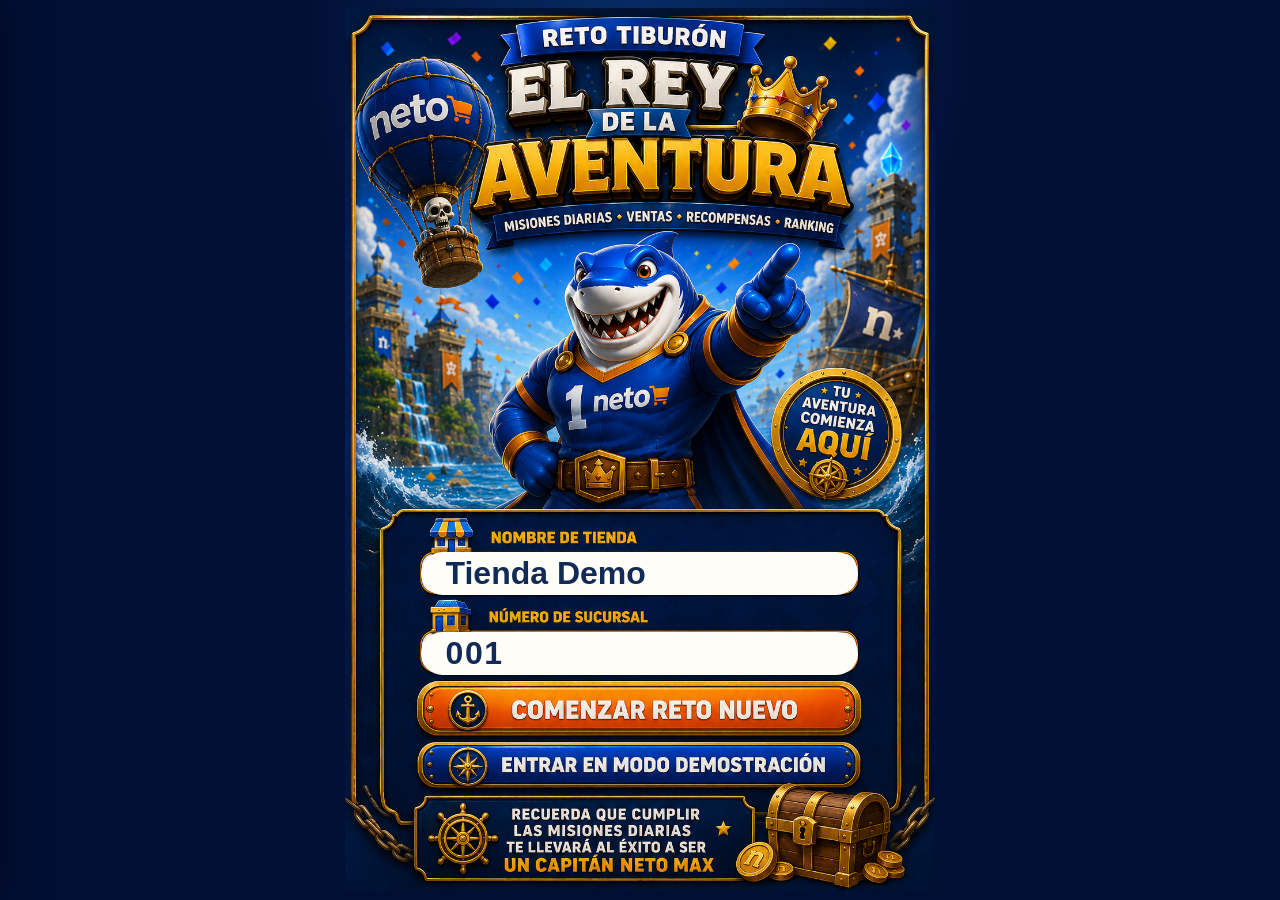
<file: index.html>
<!doctype html>
<html lang="es">
<head>
  <meta charset="utf-8">
  <meta name="viewport" content="width=device-width,initial-scale=1">
  <meta http-equiv="Cache-Control" content="no-store, no-cache, must-revalidate, max-age=0">
  <meta http-equiv="Pragma" content="no-cache">
  <meta http-equiv="Expires" content="0">
  <title>Reto Tiburón V7.0</title>
  <script>
    location.replace('./demo-completa.html?v=70&fresh=' + Date.now());
  </script>
</head>
<body style="margin:0;background:#02133d;color:white;font-family:Arial;display:grid;place-items:center;min-height:100vh">
  <p>Abriendo la demo completa V7.0…</p>
</body>
</html>
</file>
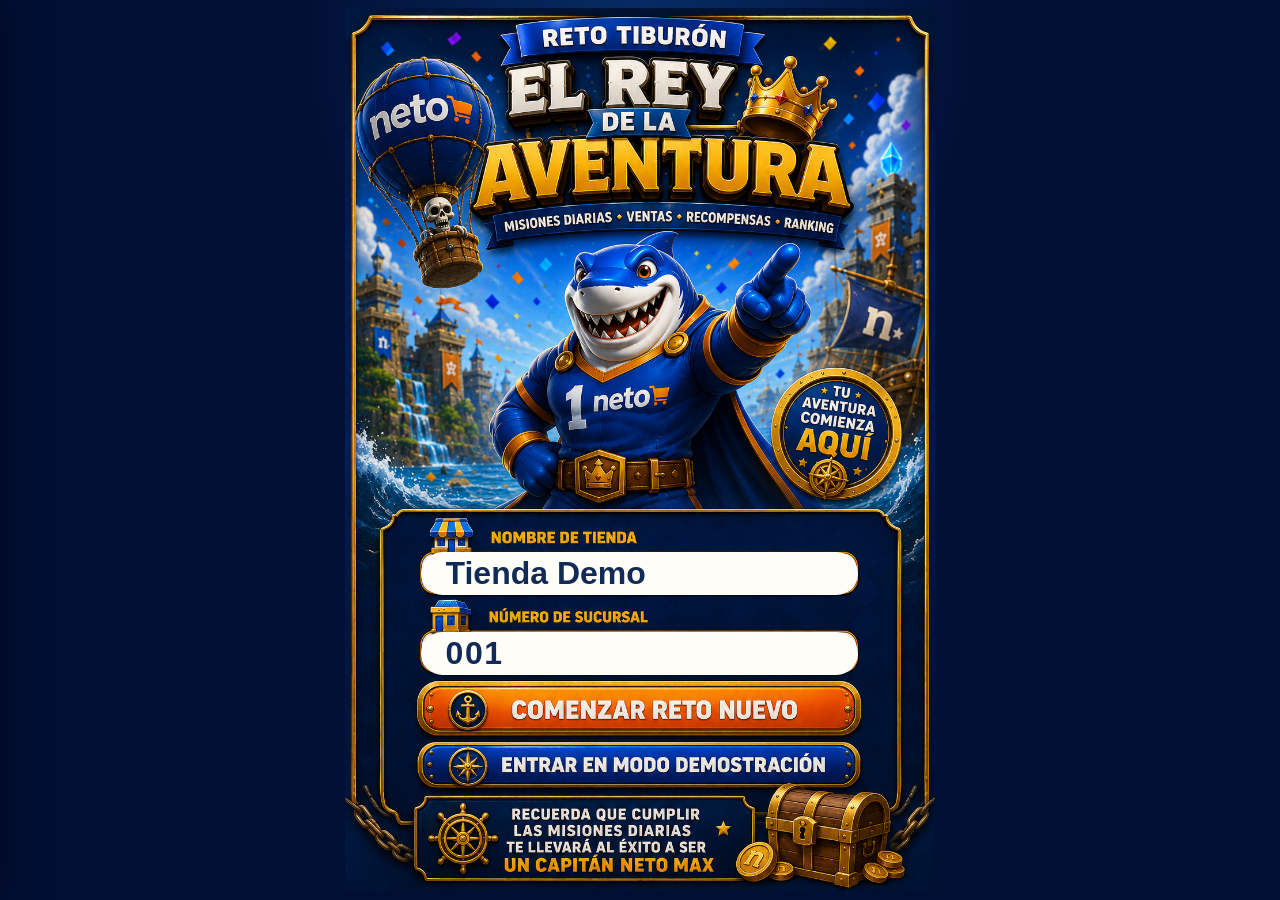
<file: demo-completa.html>
<!doctype html>
<html lang="es">
<head>
  <meta charset="utf-8">
  <meta name="viewport" content="width=device-width,initial-scale=1,viewport-fit=cover">
  <meta http-equiv="Cache-Control" content="no-store, no-cache, must-revalidate, max-age=0">
  <meta http-equiv="Pragma" content="no-cache">
  <meta http-equiv="Expires" content="0">
  <meta name="theme-color" content="#03194f">
  <title>Reto Tiburón V7.0 Demo Completa</title>
  <link rel="manifest" href="manifest.webmanifest">
  <link rel="stylesheet" href="styles.css?v=70">
  <link rel="stylesheet" href="match3.css?v=70">
</head>
<body>
  <!-- 1. REGISTRO DE SUCURSAL OFICIAL -->
  <section id="storeScreen" class="screen visual-screen" aria-label="Registro de sucursal">
    <div class="artboard artboard-register">
      <img src="assets/registro-oficial.png" alt="Reto Tiburón: El Rey de la Aventura">
      <input id="storeName" class="overlay-input store-name" maxlength="40"
             value="Tienda Demo" autocomplete="organization" aria-label="Nombre de tienda">
      <input id="storeCode" class="overlay-input store-code" maxlength="10"
             value="001" inputmode="numeric" aria-label="Número de sucursal">
      <button id="startButton" class="hotspot start-hotspot" type="button" aria-label="Comenzar reto nuevo"></button>
      <button id="demoButton" class="hotspot demo-hotspot" type="button" aria-label="Entrar en modo demostración"></button>
    </div>
  </section>

  <!-- 2. ELECCIÓN DE NOMBRE OFICIAL -->
  <section id="nameScreen" class="screen visual-screen" hidden aria-label="Elegir nombre del jugador">
    <div class="artboard artboard-name">
      <img src="assets/nombre-oficial-limpio.png" alt="Elige tu nombre para la aventura">
      <input id="playerName" class="overlay-input player-name" minlength="3" maxlength="16"
             autocomplete="nickname" placeholder="Escribe tu nombre aquí…" aria-label="Nombre de jugador">
      <span id="counter" class="name-counter">0/16</span>
      <span id="playerPreviewInitial" hidden>?</span>
      <p id="playerNameError" class="player-name-error" aria-live="polite"></p>

      <button class="hotspot suggestion suggestion-1" data-player-name="Tiburón Max" aria-label="Tiburón Max"></button>
      <button class="hotspot suggestion suggestion-2" data-player-name="Capitán Azul" aria-label="Capitán Azul"></button>
      <button class="hotspot suggestion suggestion-3" data-player-name="Rey del Mar" aria-label="Rey del Mar"></button>
      <button class="hotspot suggestion suggestion-4" data-player-name="Mordida Veloz" aria-label="Mordida Veloz"></button>

      <div class="preview-patch">
        <strong id="previewName">Tu nombre aparecerá aquí</strong>
        <span>Aprendiz Tiburón</span>
        <small>Misión 1</small>
      </div>

      <button id="adventureButton" class="hotspot adventure-hotspot" type="button" aria-label="Comenzar aventura"></button>
      <button id="backStoreButton" class="back-hotspot" type="button" aria-label="Volver a sucursal"></button>
    </div>
  </section>

  <!-- 3. PANTALLA PRINCIPAL OFICIAL -->
  <main id="mainScreen" hidden>
    <div class="viewport">
      <section class="game-stage" aria-label="Panel principal de Reto Tiburón">
        <canvas id="mainCanvas" width="900" height="1600"></canvas>
        <div class="live-version-badge">V7.0 DEMO COMPLETA</div>
        <button id="menuButton" class="hit menu-hit" type="button" aria-label="Abrir menú"></button>
        <button id="notificationButton" class="hit notice-hit" type="button" aria-label="Ver avisos"></button>
        <button id="rankingToggle" class="hit ranking-hit" type="button" aria-label="Ver ranking completo"></button>
        <button id="validateButton" class="hit validate-hit" type="button" aria-label="Validar misión"></button>
        <button class="hit chip-hit chip-1" data-category="Recargas" type="button" aria-label="Recargas"></button>
        <button class="hit chip-hit chip-2" data-category="Producto adoptado" type="button" aria-label="Producto adoptado"></button>
        <button class="hit chip-hit chip-3" data-category="Cerveza" type="button" aria-label="Cerveza"></button>
        <button class="hit chip-hit chip-4" data-category="Cañonetos" type="button" aria-label="Cañonetos"></button>
      </section>
    </div>
    <button id="audioUnlockBanner" class="audio-banner" type="button">🔊 Toca para activar música y sonidos</button>
  </main>

  <!-- MENÚ -->
  <aside id="drawer" class="drawer" aria-hidden="true">
    <button id="closeDrawer" class="drawer-close" type="button">×</button>
    <h2>Reto Tiburón</h2>
    <div class="build-badge">V7.0 · DEMO COMPLETA</div>
    <p id="drawerPlayer">Jugador</p>
    <small id="drawerRank">Aprendiz Tiburón</small>
    <p id="drawerStore" class="drawer-store">Tienda</p>
    <small id="drawerCode">Sucursal 001</small>
    <button id="changePlayerNameButton" type="button">✏️ Cambiar nombre del jugador</button>
    <button id="calendarButton" type="button">📅 Misiones del mes</button>
    <button id="bonusGameDrawerButton" type="button">🎮 Reto de bonificación</button>
    <button id="directMatch3Button" type="button">🧩 Jugar Match‑3 ahora</button>
    <button id="directMusicButton" type="button">▶ Probar Funk de ventas</button>
    <button id="featureCenterButton" type="button">🧪 Centro de pruebas</button>
    <button id="musicToggle" type="button">🎵 Música <b>Activada</b></button>
    <button id="effectsToggle" type="button">🔔 Efectos <b>Activados</b></button>
    <button id="resetButton" type="button">↺ Reiniciar progreso</button>
    <button id="logoutButton" type="button">Salir de la sucursal</button>
  </aside>
  <div id="drawerShade" class="drawer-shade"></div>

  <div id="notificationPanel" class="notification-panel" hidden>
    <strong>Avisos</strong>
    <span>• La evidencia fotográfica es obligatoria.</span>
    <span>• Cumple la mini misión para desbloquear Match‑3.</span>
    <span>• La música seleccionada es Funk de ventas.</span>
  </div>

  <!-- CENTRO DE PRUEBAS V6.1 -->
  <dialog id="featureDialog" class="clean-dialog feature-dialog">
    <section>
      <button id="closeFeatureDialog" type="button" class="close">×</button>
      <p class="eyebrow">VERSIÓN 7.0 DEMO COMPLETA</p>
      <h2>Centro de pruebas</h2>
      <p>Comprueba inmediatamente que la música, los efectos y el Match‑3 están incluidos. Estas pruebas no alteran tus misiones ni tus netocoins.</p>

      <div class="feature-checks">
        <div><span>🎵</span><strong>Música Funk de ventas</strong><small>Archivo integrado en assets/audio</small></div>
        <div><span>🔔</span><strong>Efectos del juego</strong><small>Botones, monedas, éxito y ascenso</small></div>
        <div><span>🎮</span><strong>Match‑3 9 × 9</strong><small>Objetivos, movimientos y potenciadores</small></div>
      </div>

      <button id="testMusicButton" class="primary" type="button">▶ Probar música de fondo</button>
      <button id="testEffectsButton" class="secondary feature-blue" type="button">🔔 Probar efecto de éxito</button>
      <button id="testMatch3Button" class="secondary feature-green" type="button">🎮 Abrir Match‑3 ahora</button>
      <button id="refreshAppButton" class="secondary feature-refresh" type="button">↻ Forzar actualización de la app</button>
      <small class="feature-note">El acceso normal al Match‑3 continúa apareciendo después de validar una misión y completar la mini misión con fotografía.</small>
    </section>
  </dialog>

  <!-- VALIDACIÓN DE MISIÓN -->
  <dialog id="validationDialog" class="clean-dialog evidence-dialog">
    <form id="validationForm" method="dialog">
      <button id="cancelValidation" type="button" class="close">×</button>
      <p class="eyebrow">VALIDAR MISIÓN</p>
      <h2 id="validationTitle">Resultado del día</h2>
      <p id="validationHelp">Captura el resultado alcanzado.</p>

      <label>Resultado
        <input id="resultInput" type="number" min="0" step="1" inputmode="decimal" required>
      </label>

      <section class="photo-evidence">
        <div class="photo-evidence-title">
          <strong>Evidencia fotográfica</strong>
          <span>OBLIGATORIA</span>
        </div>
        <p>Toma una foto que compruebe el cumplimiento. Sin evidencia no se desbloquea la siguiente misión.</p>
        <input id="missionEvidencePhoto" class="photo-file-input" type="file" accept="image/*" capture="environment">
        <label for="missionEvidencePhoto" class="photo-capture-button">📷 Tomar foto o elegir imagen</label>
        <div id="missionEvidencePreviewWrap" class="photo-preview-wrap" hidden>
          <img id="missionEvidencePreview" alt="Vista previa de evidencia">
          <button id="removeMissionEvidence" type="button" class="photo-remove-button">Cambiar foto</button>
        </div>
        <small id="missionEvidenceStatus" class="photo-status">Debes agregar una fotografía para continuar.</small>
      </section>

      <button id="validationSubmitButton" class="primary" type="submit">Comprobar misión</button>
    </form>
  </dialog>

  <!-- RANKING Y CALENDARIO -->
  <dialog id="rankingDialog" class="clean-dialog">
    <section>
      <button id="closeRanking" type="button" class="close">×</button>
      <p class="eyebrow">RANKING COMPLETO</p>
      <h2>Tabla general</h2>
      <div id="rankingFullList" class="list"></div>
    </section>
  </dialog>

  <dialog id="calendarDialog" class="clean-dialog">
    <section>
      <button id="closeCalendar" type="button" class="close">×</button>
      <p class="eyebrow">30 MISIONES</p>
      <h2>Calendario mensual</h2>
      <div id="missionCalendar" class="list"></div>
    </section>
  </dialog>

  <!-- CELEBRACIÓN DE MISIÓN -->
  <section id="completionOverlay" class="completion-overlay" hidden>
    <div class="completion-stage">
      <canvas id="completionCanvas" width="1024" height="1536"></canvas>
      <button id="closeCompletion" class="hit completion-close-hit" type="button" aria-label="Cerrar"></button>
      <button id="continueCompletion" class="hit completion-continue-hit" type="button" aria-label="Continuar"></button>
    </div>
  </section>

  <!-- ELECCIÓN Y MINI MISIÓN DE MATCH-3 -->
  <dialog id="bonusChoiceDialog" class="clean-dialog bonus-choice">
    <section>
      <p class="eyebrow">RETO DESBLOQUEADO</p>
      <h2>¿Quieres jugar la bonificación?</h2>
      <p>La misión de ventas ya quedó guardada. El Match‑3 entrega netocoins adicionales.</p>
      <button id="playBonusButton" class="primary" type="button">🎮 Jugar reto de bonificación</button>
      <button id="skipBonusButton" class="secondary" type="button">Continuar sin jugar</button>
    </section>
  </dialog>

  <dialog id="bonusMissionDialog" class="clean-dialog evidence-dialog bonus-mission-dialog">
    <form id="bonusMissionForm" method="dialog">
      <button id="cancelBonusMission" type="button" class="close">×</button>
      <p class="eyebrow">MINI MISIÓN DE ACCESO</p>
      <div class="mini-mission-medal">🏅</div>
      <h2>Entrega una distinción neto</h2>
      <p id="bonusMissionHelp">Reconoce a un colaborador y toma una foto como evidencia para desbloquear el Match‑3.</p>

      <section class="photo-evidence bonus-photo-evidence">
        <div class="photo-evidence-title">
          <strong>Evidencia fotográfica</strong>
          <span>OBLIGATORIA</span>
        </div>
        <input id="bonusEvidencePhoto" class="photo-file-input" type="file" accept="image/*" capture="environment">
        <label for="bonusEvidencePhoto" class="photo-capture-button">📷 Tomar foto de la distinción</label>
        <div id="bonusEvidencePreviewWrap" class="photo-preview-wrap" hidden>
          <img id="bonusEvidencePreview" alt="Vista previa de la mini misión">
          <button id="removeBonusEvidence" type="button" class="photo-remove-button">Cambiar foto</button>
        </div>
        <small id="bonusEvidenceStatus" class="photo-status">La fotografía es necesaria para abrir el reto de bonificación.</small>
      </section>

      <button id="bonusMissionSubmitButton" class="primary green-action" type="submit">Validar evidencia y jugar</button>
    </form>
  </dialog>

  <!-- MATCH-3 -->
  <dialog class="match3-dialog" id="match3Dialog">
    <section class="match3-shell">
      <header class="match3-top">
        <button class="match3-back" id="match3Close" type="button" aria-label="Cerrar Match-3">←</button>
        <div class="match3-title">
          <small>RETO DE BONIFICACIÓN</small>
          <strong>Reto Tiburón<span>🛒</span></strong>
        </div>
        <button class="match3-sound" type="button" aria-label="Activar o silenciar música">🎵</button>
      </header>

      <section class="match3-hud">
        <div class="match3-metric"><small>Nivel</small><strong id="match3Level">BONO 1</strong></div>
        <div class="match3-metric"><small>Movimientos</small><strong id="match3Moves">25</strong></div>
        <div class="match3-metric bonus"><small>Bono estimado</small><strong id="match3Bonus">145 nc</strong></div>
      </section>

      <div class="match3-rank">Rango: <strong id="match3Rank">Aprendiz Tiburón</strong></div>
      <section class="match3-objectives" id="match3Objectives"></section>
      <div class="match3-board-wrap">
        <div class="match3-board" id="match3Board" role="grid" aria-label="Tablero Match-3 de 9 por 9"></div>
      </div>
      <div class="match3-message" id="match3Message">Alinea 3 o más fichas.</div>
      <div class="match3-legend">
        <span>4 = 🚀 cohete</span><span>5 = 🌈 bola</span><span>L/T = 💣 bomba</span>
      </div>
      <div class="match3-score-line">Puntuación: <strong id="match3Score">0</strong></div>

      <section class="match3-result" id="match3Result" hidden>
        <div class="match3-success-card" id="match3SuccessCard">
          <canvas id="match3ResultCanvas" width="424" height="613" aria-label="Reto superado"></canvas>
          <button id="match3ResultContinue" class="match3-result-hit match3-result-continue-hit" type="button" aria-label="Continuar"></button>
          <button id="match3Exit" class="match3-result-hit match3-result-exit-hit" type="button" aria-label="Salir"></button>
        </div>
        <div class="match3-lose-card" id="match3LoseCard" hidden>
          <div class="match3-result-star">✦</div>
          <h2 id="match3LoseTitle">Sin movimientos</h2>
          <p id="match3LoseText">Estuviste cerca. Puedes intentarlo otra vez sin perder tu misión diaria.</p>
          <div class="match3-result-actions">
            <button class="match3-primary" id="match3Retry" type="button">Volver a intentar</button>
            <button class="match3-secondary" id="match3LoseExit" type="button">Salir</button>
          </div>
        </div>
      </section>
    </section>
  </dialog>

  <div id="toast" class="toast" aria-live="polite"></div>
  <audio id="backgroundMusic" preload="auto" loop src="assets/audio/music-funk-de-ventas.mp3"></audio>

  <script src="app.js?v=70"></script>
  <script src="match3.js?v=70"></script>
</body>
</html>
</file>
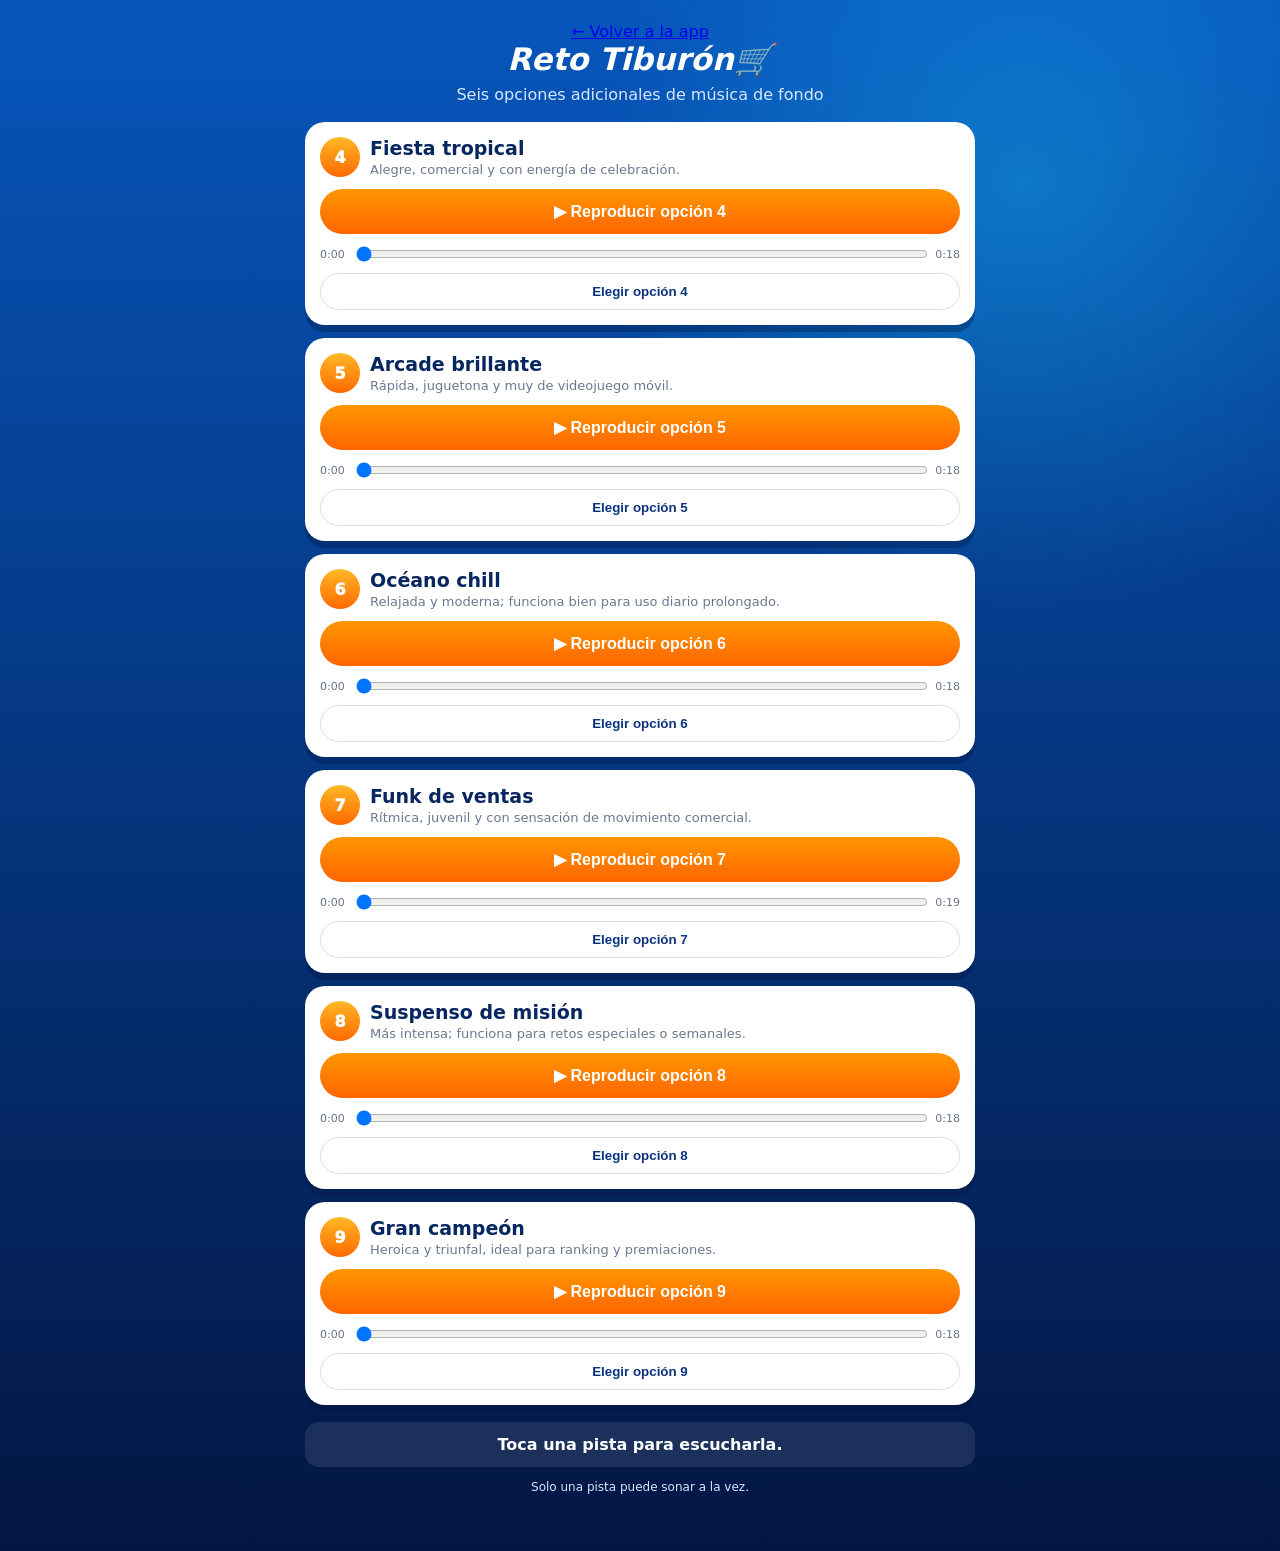
<file: musica-extra.html>
<!doctype html>
<html lang="es">
<head>
<meta charset="utf-8">
<meta name="viewport" content="width=device-width,initial-scale=1,viewport-fit=cover">
<title>Reto Tiburón — Más músicas</title>
<style>
*{box-sizing:border-box}body{margin:0;min-height:100vh;font-family:system-ui,-apple-system,Segoe UI,sans-serif;color:#fff;background:radial-gradient(circle at 80% 12%,#19c9ff55,transparent 25%),linear-gradient(180deg,#0756bc,#031642)}
main{width:min(700px,100%);margin:auto;padding:22px 15px 45px}header{text-align:center}h1{margin:0;font-size:31px;font-style:italic}h1 span{color:#ff7000}header p{margin:7px 0 18px;color:#d7e6ff}
.card{margin-top:13px;padding:15px;border-radius:20px;background:#fff;color:#08265f;box-shadow:0 7px 0 #00133e55}
.title{display:flex;gap:10px;align-items:center}.num{width:40px;height:40px;flex:none;border-radius:50%;display:grid;place-items:center;background:linear-gradient(#ffb725,#ff6900);color:#fff;font-weight:950}
h2{margin:0;font-size:19px}.title p{margin:3px 0 0;color:#6b7891;font-size:13px}
.play{width:100%;margin-top:12px;border:0;border-radius:999px;padding:13px;background:linear-gradient(#ff9600,#ff6500);color:#fff;font-size:16px;font-weight:900}
.play.playing{background:linear-gradient(#21b6ff,#0872d8)}.time{display:grid;grid-template-columns:auto 1fr auto;gap:9px;align-items:center;margin-top:10px;color:#68748b;font-size:11px}.seek{width:100%}
.choose{width:100%;margin-top:9px;padding:10px;border:1px solid #d7ddea;border-radius:999px;background:#fff;color:#0b347e;font-weight:850}.choose.selected{background:#e6f4ff;border-color:#0b8bed}
#status{margin-top:17px;padding:13px;border-radius:14px;background:#ffffff18;text-align:center;font-weight:800}.note{margin-top:13px;text-align:center;color:#d7e6ff;font-size:12px}
</style>
</head>
<body>
<main>
<header><a class="back" href="index.html?v=1.5">← Volver a la app</a><h1>Reto Tiburón<span>🛒</span></h1><p>Seis opciones adicionales de música de fondo</p></header>
<section class="card" data-src="assets/audio-extra/opcion-4-fiesta-tropical.mp3?v=1.5">
<div class="title"><span class="num">4</span><div><h2>Fiesta tropical</h2><p>Alegre, comercial y con energía de celebración.</p></div></div>
<button class="play" type="button">▶ Reproducir opción 4</button>
<div class="time"><span class="current">0:00</span><input class="seek" type="range" min="0" max="100" value="0"><span class="duration">0:00</span></div>
<button class="choose" type="button">Elegir opción 4</button>
</section>
<section class="card" data-src="assets/audio-extra/opcion-5-arcade-brillante.mp3?v=1.5">
<div class="title"><span class="num">5</span><div><h2>Arcade brillante</h2><p>Rápida, juguetona y muy de videojuego móvil.</p></div></div>
<button class="play" type="button">▶ Reproducir opción 5</button>
<div class="time"><span class="current">0:00</span><input class="seek" type="range" min="0" max="100" value="0"><span class="duration">0:00</span></div>
<button class="choose" type="button">Elegir opción 5</button>
</section>
<section class="card" data-src="assets/audio-extra/opcion-6-oceano-chill.mp3?v=1.5">
<div class="title"><span class="num">6</span><div><h2>Océano chill</h2><p>Relajada y moderna; funciona bien para uso diario prolongado.</p></div></div>
<button class="play" type="button">▶ Reproducir opción 6</button>
<div class="time"><span class="current">0:00</span><input class="seek" type="range" min="0" max="100" value="0"><span class="duration">0:00</span></div>
<button class="choose" type="button">Elegir opción 6</button>
</section>
<section class="card" data-src="assets/audio-extra/opcion-7-funk-de-ventas.mp3?v=1.5">
<div class="title"><span class="num">7</span><div><h2>Funk de ventas</h2><p>Rítmica, juvenil y con sensación de movimiento comercial.</p></div></div>
<button class="play" type="button">▶ Reproducir opción 7</button>
<div class="time"><span class="current">0:00</span><input class="seek" type="range" min="0" max="100" value="0"><span class="duration">0:00</span></div>
<button class="choose" type="button">Elegir opción 7</button>
</section>
<section class="card" data-src="assets/audio-extra/opcion-8-suspenso-de-mision.mp3?v=1.5">
<div class="title"><span class="num">8</span><div><h2>Suspenso de misión</h2><p>Más intensa; funciona para retos especiales o semanales.</p></div></div>
<button class="play" type="button">▶ Reproducir opción 8</button>
<div class="time"><span class="current">0:00</span><input class="seek" type="range" min="0" max="100" value="0"><span class="duration">0:00</span></div>
<button class="choose" type="button">Elegir opción 8</button>
</section>
<section class="card" data-src="assets/audio-extra/opcion-9-gran-campeon.mp3?v=1.5">
<div class="title"><span class="num">9</span><div><h2>Gran campeón</h2><p>Heroica y triunfal, ideal para ranking y premiaciones.</p></div></div>
<button class="play" type="button">▶ Reproducir opción 9</button>
<div class="time"><span class="current">0:00</span><input class="seek" type="range" min="0" max="100" value="0"><span class="duration">0:00</span></div>
<button class="choose" type="button">Elegir opción 9</button>
</section>
<div id="status" aria-live="polite">Toca una pista para escucharla.</div>
<p class="note">Solo una pista puede sonar a la vez.</p>
</main>
<script>
const cards=[...document.querySelectorAll('.card')];
const players=[];
function fmt(s){if(!Number.isFinite(s))return '0:00';return Math.floor(s/60)+':'+Math.floor(s%60).toString().padStart(2,'0')}
cards.forEach(card=>{
 const audio=new Audio(card.dataset.src); audio.preload='metadata'; audio.playsInline=true;
 const play=card.querySelector('.play'),seek=card.querySelector('.seek'),cur=card.querySelector('.current'),dur=card.querySelector('.duration');
 const obj={audio,play}; players.push(obj);
 audio.addEventListener('loadedmetadata',()=>dur.textContent=fmt(audio.duration));
 audio.addEventListener('timeupdate',()=>{cur.textContent=fmt(audio.currentTime);seek.value=audio.duration?(audio.currentTime/audio.duration)*100:0});
 audio.addEventListener('ended',()=>{play.textContent='▶ Reproducir de nuevo';play.classList.remove('playing')});
 play.addEventListener('click',async()=>{
   players.forEach(o=>{if(o.audio!==audio){o.audio.pause();o.play.textContent='▶ Reproducir';o.play.classList.remove('playing')}});
   try{if(audio.paused){await audio.play();play.textContent='⏸ Pausar';play.classList.add('playing');document.getElementById('status').textContent='Reproduciendo: '+card.querySelector('h2').textContent}else{audio.pause();play.textContent='▶ Continuar';play.classList.remove('playing')}}
   catch(e){document.getElementById('status').textContent='No se pudo reproducir: '+e.message}
 });
 seek.addEventListener('input',()=>{if(audio.duration)audio.currentTime=Number(seek.value)/100*audio.duration});
});
document.querySelectorAll('.choose').forEach(b=>b.addEventListener('click',()=>{document.querySelectorAll('.choose').forEach(x=>x.classList.remove('selected'));b.classList.add('selected');document.getElementById('status').textContent='Seleccionaste: '+b.closest('.card').querySelector('h2').textContent}));
</script>
</body>
</html>
</file>
<file: styles.css>
:root{--navy:#03194f;--orange:#ff7200;--blue:#075bc0}
*{box-sizing:border-box}
html,body{margin:0;min-height:100%;background:#020f34;font-family:Arial,Helvetica,sans-serif}
body{overflow-x:hidden;color:#fff}
[hidden]{display:none!important}
button,input{font:inherit}
.screen{min-height:100svh;display:grid;place-items:center;padding:max(8px,env(safe-area-inset-top)) 0 max(8px,env(safe-area-inset-bottom));background:radial-gradient(circle at 50% 5%,#0d6ccf55,transparent 32%),#020f34}
.artboard{position:relative;isolation:isolate;max-width:100%;max-height:calc(100svh - 16px)}
.artboard>img{display:block;width:100%;height:100%;object-fit:contain;user-select:none;-webkit-user-drag:none;pointer-events:none}
.artboard-register{width:min(100vw,calc((100svh - 16px) * .6666667));aspect-ratio:2/3}
.artboard-name{width:min(100vw,calc((100svh - 16px) * .75));aspect-ratio:3/4}
.artboard-main{width:min(100vw,calc((100svh - 16px) * .5625));aspect-ratio:9/16}

.hotspot{position:absolute;border:0;background:transparent;padding:0;cursor:pointer;-webkit-tap-highlight-color:transparent}
.hotspot:focus-visible{outline:3px solid #65e6ff;outline-offset:2px}
.overlay-input{position:absolute;border:0;outline:0;color:#112a56;font-weight:900;background:#fffdf8}
.overlay-input:focus{box-shadow:0 0 0 4px #21c8ffcc inset,0 0 18px #15bfff}
.store-name{left:12.8%;top:61.55%;width:74.2%;height:4.88%;padding:0 4.2%;border-radius:999px;font-size:clamp(16px,3.2vw,32px)}
.store-code{left:12.8%;top:70.62%;width:74.2%;height:4.88%;padding:0 4.2%;border-radius:999px;font-size:clamp(16px,3.2vw,32px);letter-spacing:.05em}
.start-hotspot{left:12.2%;top:76.17%;width:75.2%;height:6.15%}
.demo-hotspot{left:12.2%;top:83.12%;width:75.2%;height:5.55%}

.player-name{
  left:37.0%;
  top:42.0%;
  width:32.9%;
  height:3.95%;
  padding:0 1.5%;
  border:0;
  border-radius:8px;
  background:#091827;
  color:#fff;
  font-size:clamp(13px,2.65vw,26px);
  box-shadow:none;
}
.player-name::placeholder{color:#acb2c0}
.name-counter{
  position:absolute;
  left:66.2%;
  top:47.25%;
  width:4.8%;
  text-align:right;
  font-size:clamp(9px,1.65vw,17px);
  font-weight:800;
  color:#a9b7d9;
}
.suggestion{top:53.72%;height:3.8%}
.suggestion-1{left:27.3%;width:11.2%}
.suggestion-2{left:39.2%;width:10.7%}
.suggestion-3{left:50.2%;width:10.9%}
.suggestion-4{left:61.7%;width:11.6%}
.preview-patch{
  position:absolute;
  left:41.65%;
  top:66.25%;
  width:28.1%;
  height:8.2%;
  padding:1.0% 1.5%;
  display:flex;
  flex-direction:column;
  justify-content:center;
  background:#041f4b;
  color:#fff;
  border-radius:7px;
}
.preview-patch strong{
  display:block;
  color:#ffbf24;
  font-size:clamp(11px,2.1vw,22px);
  line-height:1.08;
  white-space:nowrap;
  overflow:hidden;
  text-overflow:ellipsis;
}
.preview-patch span{
  display:block;
  margin-top:5px;
  color:#64d9ff;
  font-size:clamp(9px,1.75vw,18px);
  font-weight:800;
}
.preview-patch small{
  display:block;
  margin-top:4px;
  color:#fff;
  font-size:clamp(8px,1.45vw,15px);
  font-weight:800;
}
.adventure-hotspot{left:29.2%;top:78.24%;width:41.5%;height:7.1%}
.back-button{
  position:absolute;
  z-index:5;
  left:1.5%;
  top:1.2%;
  width:8%;
  height:6%;
  overflow:hidden;
  border:0;
  padding:0;
  background:transparent;
  color:transparent;
  font-size:0;
  cursor:pointer;
}

.main-menu{left:3.5%;top:2.2%;width:11%;height:6.5%}
.validate-hotspot{left:5.2%;top:92.25%;width:89.5%;height:6.2%}
.replace-label{position:absolute;z-index:3;font-weight:800;line-height:1;text-align:center;pointer-events:none}
.top-coin-label{left:45.2%;top:12.15%;width:17%;padding:3px 1px;background:#fff;color:#122750;font-size:clamp(9px,1.7vw,17px)}
.mission-coin-label{left:26.3%;top:38.4%;width:22.7%;padding:4px 1px;background:#092b72;color:#fff;font-size:clamp(12px,2.2vw,22px)}
.next-coin-label{left:70.3%;top:65.15%;width:13.5%;padding:3px 1px;background:#fff9f0;color:#68718a;font-size:clamp(7px,1.4vw,14px)}


#appShell{min-height:100svh}
.viewport{min-height:100svh;display:grid;place-items:center;background:#02133d;padding:0}
.game-stage{position:relative;width:min(100vw,calc(100svh * .5625));aspect-ratio:9/16;overflow:hidden;background:#03194f}
.game-stage canvas,.completion-stage canvas{width:100%;height:100%;display:block}
.hit{position:absolute;border:0;background:transparent;padding:0;cursor:pointer}
.menu-hit{left:2.5%;top:1.7%;width:10%;height:7%}.notice-hit{right:2.5%;top:1.7%;width:10%;height:7%}
.ranking-hit{right:5%;top:69.4%;width:30%;height:4%}.validate-hit{left:5%;right:5%;bottom:2.3%;height:7%}
.chip-hit{bottom:9.4%;height:4.8%}.chip-1{left:5%;width:22%}.chip-2{left:28%;width:23%}.chip-3{left:52%;width:21%}.chip-4{right:5%;width:21%}
.audio-banner{position:fixed;z-index:12;left:50%;bottom:max(8px,env(safe-area-inset-bottom));transform:translateX(-50%);width:min(92vw,520px);border:0;border-radius:999px;padding:11px;background:#078bea;color:#fff;font-weight:900;box-shadow:0 6px 20px #0005}
.drawer{position:fixed;z-index:40;left:0;top:0;bottom:0;width:min(82vw,340px);padding:28px 18px;background:#061a4c;color:#fff;transform:translateX(-105%);transition:.25s;box-shadow:12px 0 40px #0009}
.drawer.open{transform:translateX(0)}.drawer h2{font-size:26px;margin:20px 0 4px}.drawer p{font-weight:900;margin:0}.drawer small{color:#cbd9fa}
.drawer button:not(.drawer-close){display:block;width:100%;margin-top:11px;padding:12px;border:1px solid #ffffff24;border-radius:13px;background:#ffffff12;color:#fff;text-align:left;font-weight:800}
.drawer-close{position:absolute;right:12px;top:10px;border:0;background:none;color:#fff;font-size:30px}
.drawer-shade{display:none;position:fixed;z-index:35;inset:0;background:#0009}.drawer.open+.drawer-shade{display:block}
.notification-panel{position:fixed;z-index:30;right:12px;top:70px;width:min(88vw,330px);padding:14px;border-radius:15px;background:#071d55;color:#fff;box-shadow:0 15px 40px #0009}.notification-panel span{display:block;margin-top:7px;font-size:13px}
.clean-dialog{width:min(92vw,470px);border:0;border-radius:23px;padding:0;background:transparent}.clean-dialog::backdrop{background:#00102dcc;backdrop-filter:blur(5px)}
.clean-dialog>form,.clean-dialog>section{position:relative;padding:24px;border-radius:23px;background:#fff;color:var(--ink);max-height:85svh;overflow:auto}.clean-dialog h2{margin:7px 0 8px;text-align:center}.clean-dialog p{text-align:center;color:#65718b}.close{position:absolute;right:12px;top:10px;width:36px;height:36px;border:0;border-radius:50%;background:#e64a34;color:#fff;font-size:24px;font-weight:900}
.list{display:grid;gap:8px;margin-top:14px}.list button,.rank-item{width:100%;border:1px solid #d8deea;border-radius:13px;padding:11px;background:#fff;color:#08245d;text-align:left}.rank-item{display:flex;justify-content:space-between;font-weight:900}
.completion-overlay{position:fixed;z-index:70;inset:0;display:grid;place-items:center;background:#00102dde;backdrop-filter:blur(5px)}
.completion-stage{position:relative;width:min(96vw,calc(96svh * .6666667));aspect-ratio:2/3;max-height:96svh}
.completion-close-hit{right:11%;top:12.5%;width:10%;height:8%}.completion-continue-hit{left:31%;right:31%;bottom:11.5%;height:8%}
.bonus-choice .primary{background:linear-gradient(#75dc1c,#3aa500)}.bonus-choice .secondary{margin-top:9px}
.toast{position:fixed;z-index:100;left:50%;bottom:20px;transform:translate(-50%,30px);opacity:0;padding:12px 17px;border-radius:999px;background:#071d55;color:#fff;font-weight:900;transition:.2s;pointer-events:none}.toast.show{opacity:1;transform:translate(-50%,0)}
@media(min-width:700px){.game-stage{border-radius:26px;box-shadow:0 25px 70px #000b}.viewport{padding:20px}}



/* Evidencia fotográfica obligatoria */
.evidence-dialog>form{padding-top:28px}
.photo-evidence{
  margin-top:16px;
  padding:14px;
  border:2px solid #d8dfeb;
  border-radius:17px;
  background:linear-gradient(180deg,#f8fbff,#edf5ff);
}
.photo-evidence-title{display:flex;align-items:center;justify-content:space-between;gap:10px}
.photo-evidence-title strong{color:#08245d;font-size:14px}
.photo-evidence-title span{
  flex:none;
  padding:4px 8px;
  border-radius:999px;
  background:#e74431;
  color:#fff;
  font-size:9px;
  font-weight:950;
  letter-spacing:.06em;
}
.photo-evidence>p{margin:7px 0 11px!important;text-align:left!important;font-size:12px;line-height:1.35;color:#66738e!important}
.photo-file-input{
  position:absolute!important;
  width:1px!important;
  height:1px!important;
  overflow:hidden!important;
  clip:rect(0 0 0 0)!important;
  clip-path:inset(50%)!important;
  white-space:nowrap!important;
}
.photo-capture-button{
  display:flex!important;
  align-items:center;
  justify-content:center;
  width:100%;
  min-height:48px;
  margin-top:8px!important;
  padding:12px;
  border:2px solid #087edc;
  border-radius:999px;
  background:linear-gradient(#22b8ff,#0877db);
  color:#fff;
  font-weight:950!important;
  font-size:14px!important;
  text-align:center;
  cursor:pointer;
  box-shadow:0 4px 0 #0754a9;
}
.photo-capture-button:active{transform:translateY(2px);box-shadow:0 2px 0 #0754a9}
.photo-preview-wrap{
  position:relative;
  margin-top:12px;
  overflow:hidden;
  border:3px solid #0a79d5;
  border-radius:15px;
  background:#061a4b;
}
.photo-preview-wrap img{
  display:block;
  width:100%;
  max-height:260px;
  object-fit:contain;
  background:#03143f;
}
.photo-remove-button{
  position:absolute;
  right:8px;
  bottom:8px;
  border:1px solid #fff8;
  border-radius:999px;
  padding:7px 10px;
  background:#001843dd;
  color:#fff;
  font-size:11px;
  font-weight:900;
}
.photo-status{display:block;margin-top:9px;color:#b02c22;font-weight:850;text-align:center;line-height:1.3}
.photo-status.ready{color:#16813b}
.evidence-dialog .primary[disabled]{opacity:.58;cursor:wait}
.mini-mission-medal{
  width:74px;height:74px;margin:2px auto 9px;border-radius:50%;
  display:grid;place-items:center;font-size:39px;
  background:radial-gradient(circle at 35% 25%,#fff6aa,#ffc22b 42%,#e97800 78%);
  border:5px solid #fff0a0;box-shadow:0 7px 0 #a64f00,0 0 24px #ff9a0066;
}
.bonus-mission-dialog h2{color:#08245d}
.bonus-photo-evidence{background:linear-gradient(180deg,#fffaf2,#fff0d9);border-color:#f0c48f}
.green-action{background:linear-gradient(#79dc1f,#36a300)!important;box-shadow:0 4px 0 #247700}


body{color:#fff}
.visual-screen{min-height:100svh}
#mainScreen{min-height:100svh}
#mainScreen[hidden]{display:none!important}
#storeScreen[hidden],#nameScreen[hidden]{display:none!important}

.player-name-error{
  position:absolute;
  left:35%;
  top:48.1%;
  width:36%;
  min-height:1.6%;
  margin:0;
  color:#ffd4cb;
  text-align:center;
  font-size:clamp(8px,1.5vw,15px);
  font-weight:900;
}
.back-hotspot{
  position:absolute;
  left:1.5%;
  top:1.2%;
  width:9%;
  height:7%;
  border:0;
  background:transparent;
}
#appShell{display:none!important}
.drawer-store{margin-top:13px!important;color:#a9c8ff}
.match3-score-line{text-align:center;margin-top:7px;color:#dce9ff;font-size:12px}


/* V6.1: identificación y pruebas visibles */
.build-badge{
  display:inline-block;
  margin:2px 0 12px;
  padding:5px 10px;
  border:1px solid #ffd66c;
  border-radius:999px;
  background:linear-gradient(#ff9c13,#f06400);
  color:#fff;
  font-size:11px;
  font-weight:950;
  letter-spacing:.08em;
}
.feature-dialog>section{max-height:90svh}
.feature-checks{
  display:grid;
  gap:8px;
  margin:15px 0;
}
.feature-checks>div{
  display:grid;
  grid-template-columns:42px minmax(0,1fr);
  align-items:center;
  column-gap:9px;
  padding:10px;
  border:1px solid #d9e1ee;
  border-radius:14px;
  background:#f6f9ff;
}
.feature-checks span{
  grid-row:1/3;
  display:grid;
  place-items:center;
  width:40px;height:40px;
  border-radius:50%;
  background:#e7f3ff;
  font-size:23px;
}
.feature-checks strong{color:#08245d;font-size:13px}
.feature-checks small{color:#69758d;font-size:11px}
.feature-blue{background:linear-gradient(#22b6ff,#0874d6)!important;color:#fff!important;border:0!important}
.feature-green{background:linear-gradient(#79dc20,#36a300)!important;color:#fff!important;border:0!important}
.feature-refresh{background:#fff8e8!important;color:#854200!important;border-color:#efbd62!important}
.feature-note{
  display:block;
  margin-top:12px;
  color:#66738e;
  text-align:center;
  line-height:1.35;
}

.live-version-badge{
  position:absolute;
  z-index:8;
  right:2.5%;
  bottom:1%;
  padding:4px 7px;
  border:1px solid rgba(255,220,102,.9);
  border-radius:999px;
  background:rgba(2,20,65,.9);
  color:#ffd85c;
  font-size:9px;
  font-weight:950;
  letter-spacing:.05em;
  pointer-events:none;
}
</file>
<file: match3.css>
.match3-dialog{width:min(100vw,620px);max-width:620px;height:min(100dvh,940px);max-height:100dvh;margin:auto;padding:0;border:0;background:transparent;overflow:hidden}
.match3-dialog::backdrop{background:rgba(0,8,35,.92);backdrop-filter:blur(5px)}
.match3-shell{position:relative;min-height:100%;display:flex;flex-direction:column;padding:12px 12px calc(14px + env(safe-area-inset-bottom));overflow:auto;color:#fff;background:radial-gradient(circle at 78% 8%,rgba(35,203,255,.42),transparent 25%),linear-gradient(180deg,#0757bd 0%,#052b80 43%,#02163f 100%)}
.match3-top{display:grid;grid-template-columns:46px 1fr 46px;align-items:center;gap:8px}.match3-back,.match3-sound{width:44px;height:44px;border:2px solid rgba(255,255,255,.2);border-radius:50%;background:rgba(255,255,255,.09);color:#fff;font-size:22px}.match3-title{text-align:center}.match3-title small{display:block;color:#9ee9ff;font-size:11px;font-weight:900;letter-spacing:.08em}.match3-title strong{display:block;font-size:clamp(22px,6vw,34px);line-height:1;font-style:italic}.match3-title strong span{color:#ff7200}
.match3-hud{display:grid;grid-template-columns:repeat(3,minmax(0,1fr));gap:8px;margin-top:10px}.match3-metric{min-width:0;padding:9px 6px;border-radius:15px;background:#fff;color:#08245d;text-align:center;box-shadow:0 5px 0 rgba(0,16,56,.22)}.match3-metric small{display:block;font-size:9px;font-weight:850}.match3-metric strong{display:block;margin-top:1px;color:#0757c6;font-size:clamp(17px,5vw,24px);white-space:nowrap}.match3-metric.bonus strong{color:#ff6900}
.match3-objectives{display:flex;gap:7px;margin-top:10px;overflow-x:auto;padding:1px 1px 5px;scrollbar-width:none}.match3-objectives::-webkit-scrollbar{display:none}.match3-objective{flex:1 0 116px;display:grid;grid-template-columns:34px 1fr;align-items:center;gap:7px;padding:8px;border:2px solid rgba(255,255,255,.18);border-radius:14px;background:rgba(2,24,72,.72)}.match3-objective.done{border-color:#75dc25;background:rgba(29,112,15,.55)}.match3-objective-icon{width:34px;height:34px;border-radius:11px;display:grid;place-items:center;font-size:20px;background:rgba(255,255,255,.14)}.match3-objective small{display:block;color:#cfe4ff;font-size:9px}.match3-objective strong{display:block;font-size:15px;line-height:1.1}
.match3-board-wrap{position:relative;margin-top:8px;padding:7px;border:3px solid #1bd1ff;border-radius:20px;background:linear-gradient(180deg,#04358b,#021b58);box-shadow:0 0 20px rgba(20,201,255,.42),inset 0 0 0 3px rgba(255,255,255,.08)}
.match3-board{display:grid;grid-template-columns:repeat(9,minmax(0,1fr));gap:3px;aspect-ratio:1/1;touch-action:none;user-select:none;-webkit-user-select:none}
.match3-gem{position:relative;min-width:0;padding:0;border:0;border-radius:24%;display:grid;place-items:center;aspect-ratio:1/1;color:#fff;font-size:clamp(15px,5.7vw,29px);line-height:1;box-shadow:inset 0 3px 0 rgba(255,255,255,.42),inset 0 -4px 0 rgba(0,0,0,.22),0 2px 2px rgba(0,0,0,.25);transition:transform .18s ease,opacity .18s ease,filter .18s ease}.match3-gem::after{content:'';position:absolute;inset:10% 13% auto;height:24%;border-radius:50%;background:rgba(255,255,255,.28);transform:rotate(-18deg)}.match3-gem.selected{transform:scale(1.12);z-index:3;filter:brightness(1.25);outline:3px solid #fff}.match3-gem.invalid{animation:match3Shake .26s ease}.match3-gem.removing{transform:scale(.1) rotate(35deg);opacity:0}.match3-gem.new-gem{animation:gemDrop .25s ease}.match3-gem.empty{opacity:0;pointer-events:none}
.match3-gem[data-type="0"]{background:linear-gradient(145deg,#29caff,#0874dc)}.match3-gem[data-type="1"]{background:linear-gradient(145deg,#80e84d,#28a635)}.match3-gem[data-type="2"]{background:linear-gradient(145deg,#ffd843,#e9a000)}.match3-gem[data-type="3"]{background:linear-gradient(145deg,#da6aff,#8831c8)}.match3-gem[data-type="4"]{background:linear-gradient(145deg,#ffac2f,#ff6500)}.match3-gem[data-type="5"]{background:linear-gradient(145deg,#ff5f66,#d71f3a)}
.match3-gem.special::before{position:absolute;z-index:2;right:-1px;bottom:-2px;min-width:21px;height:21px;padding:0 2px;border:2px solid #fff;border-radius:50%;display:grid;place-items:center;background:#05266e;color:#fff;font-size:12px;font-weight:950;box-shadow:0 2px 0 rgba(0,0,0,.3)}.match3-gem.rocketH::before{content:'↔'}.match3-gem.rocketV::before{content:'↕'}.match3-gem.bomb::before{content:'✹';background:#e93d22}.match3-gem.color::before{content:'★';background:conic-gradient(#ff4b4b,#ffd23f,#4fd457,#2ac8ff,#9b4dff,#ff4b4b)}.match3-gem.color{background:radial-gradient(circle at 35% 30%,#fff 0 7%,#ffe36a 10%,#f34475 27%,#6c4cff 46%,#17c7dc 66%,#12142f 86%)}
.match3-message{min-height:34px;margin:8px 3px 0;padding:8px 10px;border-radius:12px;background:rgba(255,255,255,.09);color:#e6f2ff;text-align:center;font-size:12px;font-weight:750}.match3-legend{display:flex;justify-content:center;gap:12px;margin-top:7px;color:#bdd4fa;font-size:10px}.match3-legend span{white-space:nowrap}
@keyframes match3Shake{0%,100%{transform:translateX(0)}25%{transform:translateX(-7px)}75%{transform:translateX(7px)}}@keyframes gemDrop{0%{transform:translateY(-40%) scale(.75);opacity:.2}100%{transform:none;opacity:1}}
@media(max-width:390px){.match3-shell{padding:9px 8px calc(10px + env(safe-area-inset-bottom))}.match3-board-wrap{padding:5px;border-radius:16px}.match3-board{gap:2px}.match3-objective{flex-basis:105px;padding:6px}.match3-result-shark{top:190px;width:47%}.match3-result-reward{width:84%}}

.match3-result{position:absolute;z-index:20;inset:0;display:grid;place-items:center;padding:10px;background:rgba(0,12,45,.88);backdrop-filter:blur(5px)}
.match3-result[hidden]{display:none}

.match3-success-card{
  position:relative;
  width:min(96vw,424px);
  aspect-ratio:424/613;
  max-height:94dvh;
  overflow:hidden;
  background:#65031f;
  border:0;
  border-radius:0;
  box-shadow:0 20px 48px rgba(0,0,0,.62);
}
.match3-success-card canvas{
  display:block;
  width:100%;
  height:100%;
}
.match3-result-hit{
  position:absolute;
  z-index:5;
  border:0;
  background:transparent;
  cursor:pointer;
  padding:0;
}
.match3-result-continue-hit{
  left:25.3%;
  top:75.6%;
  width:52.2%;
  height:8.4%;
}
.match3-result-exit-hit{
  left:25.3%;
  top:84.5%;
  width:52.2%;
  height:8.3%;
}
.match3-lose-card{position:relative;width:min(90%,390px);padding:64px 24px 24px;border:5px solid #3bd5ff;border-radius:30px;background:radial-gradient(circle at 50% 22%,#1ac8ff 0 8%,#0750a8 34%,#021843 78%);text-align:center;box-shadow:inset 0 0 0 3px #9eeaff,0 18px 44px rgba(0,0,0,.55)}
.match3-lose-card h2{margin:0;color:#fff;font-size:clamp(36px,10vw,54px);line-height:1;text-shadow:0 4px 0 #003a8c}
.match3-lose-card p{margin:14px auto 18px;color:#fff;font-weight:750}
.match3-result-star{font-size:90px;line-height:.8;color:#baf1ff;text-shadow:0 7px 0 #0076b5}
.match3-result-actions{display:grid;gap:9px;width:88%;margin:14px auto 0}
.match3-result-actions button{padding:13px;border-radius:15px;font-weight:950;font-size:18px}
.match3-primary{border:3px solid #93e930;background:linear-gradient(#86d929,#3ca504);color:#fff;box-shadow:0 5px 0 #226b00}
.match3-secondary{border:2px solid rgba(255,255,255,.55);background:rgba(255,255,255,.13);color:#fff}


@media (max-height:680px){
  .match3-success-card{width:min(91vw,calc(92dvh * .69168))}
}
</file>
